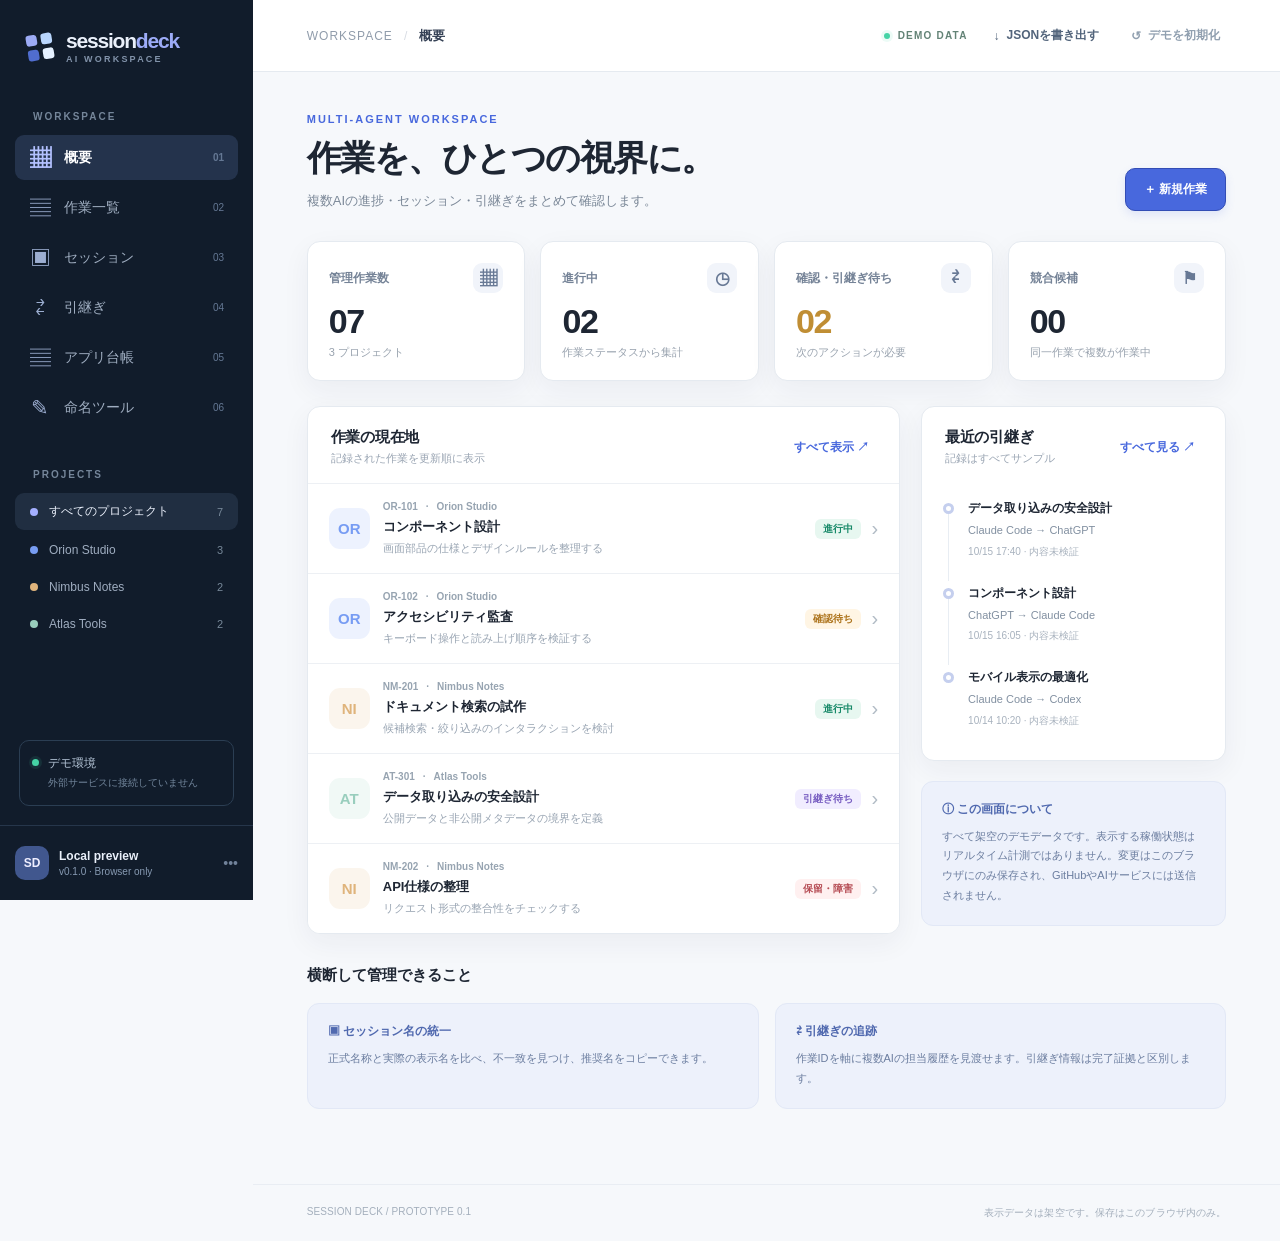
<file: index.html>
<!doctype html>
<html lang="ja">
<head>
  <meta charset="utf-8">
  <meta name="viewport" content="width=device-width, initial-scale=1, viewport-fit=cover">
  <meta name="theme-color" content="#111827">
  <meta name="description" content="Session Deck: AI開発の作業とセッションを横断的に見渡すダッシュボード。">
  <title>Session Deck — AI Work Overview</title>
  <link rel="stylesheet" href="./styles.css">
  <link rel="stylesheet" href="./motion.css">

</head>
<body>
  <div class="app-shell">
    <aside class="sidebar" id="sidebar" aria-label="主ナビゲーション">
      <div class="brand"><span class="brand-mark" aria-hidden="true"><i></i><i></i><i></i><i></i></span><div><strong>session<span>deck</span></strong><small>AI WORKSPACE</small></div></div>
      <div class="sidebar-scroll" role="region" aria-label="サイドバーのメニュー" tabindex="0">
      <div class="sidebar-label">WORKSPACE</div>
      <nav class="nav" id="mainNav">
        <button type="button" class="nav-item selected" data-view="overview"><span class="nav-icon">▦</span> 概要 <span class="nav-key">01</span></button>
        <button type="button" class="nav-item" data-view="works"><span class="nav-icon">▤</span> 作業一覧 <span class="nav-key">02</span></button>
        <button type="button" class="nav-item" data-view="sessions"><span class="nav-icon">▣</span> セッション <span class="nav-key">03</span></button>
        <button type="button" class="nav-item" data-view="handoffs"><span class="nav-icon">⇄</span> 引継ぎ <span class="nav-key">04</span></button>
        <a class="nav-item" href="./portfolio.html" style="text-decoration:none"><span class="nav-icon">▤</span> アプリ台帳 <span class="nav-key">05</span></a>
        <a class="nav-item" href="./naming.html" style="text-decoration:none"><span class="nav-icon">✎</span> 命名ツール <span class="nav-key">06</span></a>
      </nav>
      <div class="sidebar-label second-label">PROJECTS</div>
      <div id="projectNav" class="project-nav"></div>
      </div>
      <div class="sidebar-bottom">
        <div class="privacy-note"><span class="privacy-led"></span><span>デモ環境<br><small>外部サービスに接続していません</small></span></div>
        <div class="identity"><div class="avatar">SD</div><div><strong>Local preview</strong><span>v0.1.0 · Browser only</span></div><span class="identity-dots">•••</span></div>
      </div>
    </aside>
    <div class="main-area">
      <header class="topbar">
        <button type="button" id="menuToggle" class="icon-button mobile-only" aria-label="メニューを開く">☰</button>
        <div class="crumb"><span>WORKSPACE</span><span class="slash">/</span><strong id="crumbName">概要</strong></div>
        <div class="topbar-actions"><span class="topbar-label"><span class="live-dot"></span> DEMO DATA</span><button type="button" id="exportBtn" class="header-action">↓ <span>JSONを書き出す</span></button><button type="button" id="resetBtn" class="header-action subtle">↺ <span>デモを初期化</span></button></div>
      </header>
      <main id="mainContent" tabindex="-1"></main>
      <footer class="app-footer"><span>SESSION DECK / PROTOTYPE 0.1</span><span>表示データは架空です。保存はこのブラウザ内のみ。</span></footer>
    </div>
  </div>
  <div id="drawerBackdrop" class="backdrop" hidden></div>
  <section id="detailDrawer" class="drawer" role="dialog" aria-modal="true" aria-labelledby="drawerTitle" hidden><div id="drawerContent"></div></section>
  <div id="modalBackdrop" class="modal-backdrop" hidden></div>
  <section class="modal" id="formModal" role="dialog" aria-modal="true" aria-labelledby="modalTitle" hidden><div id="modalContent"></div></section>
  <div id="toast" role="status" aria-live="polite" class="toast" hidden></div>
<script defer src="./app.js"></script>
<script defer src="./motion.js"></script>
</body>
</html>
</file>
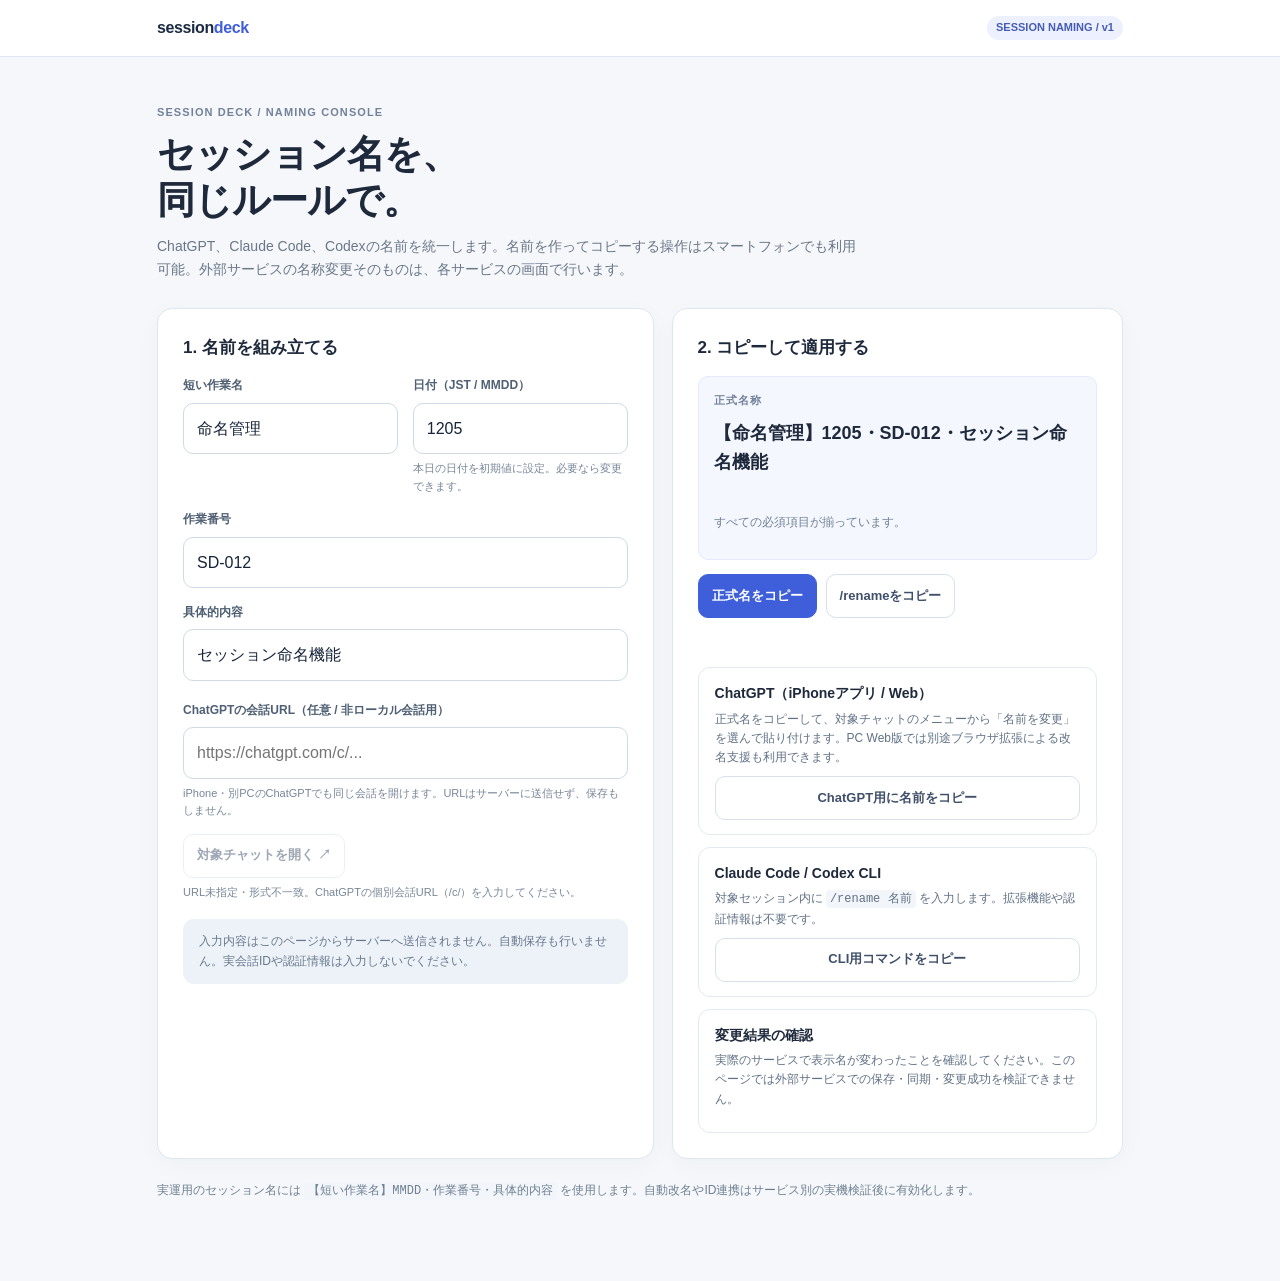
<file: naming.html>
<!doctype html>
<html lang="ja">
<head>
<meta charset="utf-8">
<meta name="viewport" content="width=device-width, initial-scale=1, viewport-fit=cover">
<meta name="color-scheme" content="light">
<title>命名コンソール | Session Deck</title>
<meta name="description" content="ChatGPT・Claude Code・Codexのセッション名を一つの規則で生成し、コピーする。">
<style>
:root{font-family:-apple-system,BlinkMacSystemFont,"Hiragino Kaku Gothic ProN","Hiragino Sans",Meiryo,sans-serif;color:#1e293b;background:#f5f7fa;--blue:#3f5ed9;--line:#dfe6f0}
*{box-sizing:border-box}body{margin:0;line-height:1.6}button,input,select{font:inherit}button{cursor:pointer}a{color:var(--blue)}header{border-bottom:1px solid var(--line);background:#fff}
.head{margin:auto;max-width:1010px;display:flex;justify-content:space-between;align-items:center;gap:12px;padding:15px 22px}
.brand{text-decoration:none;color:#1b2b43;font-weight:800;letter-spacing:-.4px}.brand span{color:var(--blue)}.tag{font-size:11px;background:#edf1ff;color:#465cb4;border-radius:999px;padding:3px 9px;font-weight:800}
main{width:min(1010px,100%);margin:0 auto;padding:36px 22px 70px}
h1{font-size:clamp(27px,5vw,38px);line-height:1.2;margin:0 0 12px;letter-spacing:-1px}h2{font-size:17px;margin:0 0 15px}
.lead{color:#6a7788;font-size:14px;max-width:710px;margin:0 0 28px}
.layout{display:grid;grid-template-columns:minmax(0,1.1fr) minmax(0,1fr);gap:18px}
.panel{background:#fff;border:1px solid var(--line);border-radius:15px;padding:25px;box-shadow:0 6px 24px #28334808}
.form-grid{display:grid;grid-template-columns:1fr 1fr;gap:15px}.full{grid-column:1/-1}
label{display:block;color:#4f6074;font-size:12px;font-weight:750;margin:0 0 7px}
input,select{display:block;width:100%;border:1px solid #cfdae7;background:#fff;color:#16243a;border-radius:10px;padding:12px 13px;min-height:45px;outline-offset:2px}
input:focus-visible,select:focus-visible,button:focus-visible,a:focus-visible{outline:3px solid #a6b4ff;outline-offset:2px}
.help{font-size:11px;color:#778698;margin:6px 0 0}.preview-label{font-size:11px;color:#71829a;font-weight:800;letter-spacing:1.1px}
.preview{margin:9px 0 14px;overflow-wrap:anywhere;font-size:18px;font-weight:800;min-height:80px;line-height:1.6}
.output{padding:15px;background:#f5f7ff;border:1px solid #e3e9ff;border-radius:10px}
.actions{display:flex;gap:9px;flex-wrap:wrap;margin-top:14px}
.button{border:1px solid #d9e0eb;background:#fff;color:#40506a;border-radius:10px;padding:10px 13px;min-height:44px;font-size:13px;font-weight:750}
.button.primary{background:var(--blue);color:#fff;border-color:var(--blue)}
.button:disabled{opacity:.5;cursor:not-allowed}.button:active:not(:disabled){transform:scale(.985)}
.status{font-size:12px;min-height:25px;color:#376a51;margin:12px 0 0}
.status.error{color:#ad464d}.muted{font-size:12px;color:#6f8092}
.platform{border:1px solid #e4eaf2;border-radius:12px;padding:14px 16px;margin-top:12px}
.platform strong{display:block;font-size:14px;margin-bottom:5px}.platform p{margin:0 0 9px;font-size:12px;color:#607185}
.platform .button{width:100%}
.notice{margin-top:18px;color:#68788c;background:#edf2f9;padding:13px 16px;border-radius:11px;font-size:12px}
code{background:#f2f5fa;padding:2px 4px;border-radius:4px;word-break:break-word}
@media(max-width:730px){main{padding:27px 15px 40px}.layout{grid-template-columns:1fr}.panel{padding:20px}.head{padding:12px 15px}.form-grid{grid-template-columns:1fr}.full{grid-column:auto}.preview{font-size:17px}}
@media(prefers-reduced-motion:reduce){*,*::before,*::after{transition:none!important;animation:none!important}}
</style>
</head>
<body>
<header><div class="head"><a class="brand" href="./index.html">session<span>deck</span></a><span class="tag">SESSION NAMING / v1</span></div></header>
<main>
<p class="preview-label">SESSION DECK / NAMING CONSOLE</p>
<h1>セッション名を、<br>同じルールで。</h1>
<p class="lead">ChatGPT、Claude Code、Codexの名前を統一します。名前を作ってコピーする操作はスマートフォンでも利用可能。外部サービスの名称変更そのものは、各サービスの画面で行います。</p>
<div class="layout">
<section class="panel" aria-labelledby="formHeading">
<h2 id="formHeading">1. 名前を組み立てる</h2>
<form id="namingForm" novalidate>
<div class="form-grid">
<div><label for="group">短い作業名</label><input id="group" name="group" maxlength="20" placeholder="例：命名管理" value="命名管理" autocomplete="off" required></div>
<div><label for="date">日付（JST / MMDD）</label><input id="date" name="date" inputmode="numeric" maxlength="4" pattern="[0-9]{4}" placeholder="1017" required><p class="help">本日の日付を初期値に設定。必要なら変更できます。</p></div>
<div class="full"><label for="workId">作業番号</label><input id="workId" name="workId" maxlength="30" value="SD-012" placeholder="例：SD-012" autocomplete="off" required></div>
<div class="full"><label for="detail">具体的内容</label><input id="detail" name="detail" maxlength="70" value="セッション命名機能" placeholder="例：セッション命名機能" autocomplete="off" required></div>
</div>
</form>
<div style="margin-top:20px">
<label for="chatUrl">ChatGPTの会話URL（任意 / 非ローカル会話用）</label>
<input type="url" id="chatUrl" name="chatUrl" placeholder="https://chatgpt.com/c/..." autocomplete="off" spellcheck="false">
<p class="help">iPhone・別PCのChatGPTでも同じ会話を開けます。URLはサーバーに送信せず、保存もしません。</p>
<div class="actions"><button type="button" class="button" id="openChat" disabled>対象チャットを開く ↗</button></div>
<p id="urlStatus" class="help" role="status" aria-live="polite">会話URLを入力すると「対象チャットを開く」が利用できます。</p>
</div>
<div class="notice">入力内容はこのページからサーバーへ送信されません。自動保存も行いません。実会話IDや認証情報は入力しないでください。</div>
</section>
<section class="panel" aria-labelledby="outputHeading">
<h2 id="outputHeading">2. コピーして適用する</h2>
<div class="output"><div class="preview-label">正式名称</div><div id="preview" class="preview" aria-live="polite"></div><p id="validation" class="muted"></p></div>
<div class="actions"><button type="button" id="copyTitle" class="button primary">正式名をコピー</button><button type="button" id="copyCommand" class="button">/renameをコピー</button></div>
<p id="copyStatus" class="status" role="status" aria-live="polite"></p>
<div class="platform"><strong>ChatGPT（iPhoneアプリ / Web）</strong><p>正式名をコピーして、対象チャットのメニューから「名前を変更」を選んで貼り付けます。PC Web版では別途ブラウザ拡張による改名支援も利用できます。</p><button class="button" type="button" data-copy="title">ChatGPT用に名前をコピー</button></div>
<div class="platform"><strong>Claude Code / Codex CLI</strong><p>対象セッション内に <code>/rename 名前</code> を入力します。拡張機能や認証情報は不要です。</p><button class="button" type="button" data-copy="command">CLI用コマンドをコピー</button></div>
<div class="platform"><strong>変更結果の確認</strong><p>実際のサービスで表示名が変わったことを確認してください。このページでは外部サービスでの保存・同期・変更成功を検証できません。</p></div>
</section>
</div>
<p class="muted" style="margin-top:22px">実運用のセッション名には <code>【短い作業名】MMDD・作業番号・具体的内容</code> を使用します。自動改名やID連携はサービス別の実機検証後に有効化します。</p>
</main>
<script>
/* NAMING_CORE_START */
/* Shared by the extension and the generated inline copy in naming.html. */
(() => {
  'use strict';
  const normalize=value=>String(value??'').trim();
  function dateValid(value){
    if(!/^\d{4}$/.test(value))return false;
    const month=Number(value.slice(0,2)),day=Number(value.slice(2));
    return month>=1&&month<=12&&day>=1&&day<=new Date(2024,month,0).getDate();
  }
  function today(now=new Date()){
    const parts=new Intl.DateTimeFormat('en-US',{timeZone:'Asia/Tokyo',month:'2-digit',day:'2-digit'}).formatToParts(now);
    return parts.find(p=>p.type==='month').value+parts.find(p=>p.type==='day').value;
  }
  function generate({group,date,workId,detail}={}){
    [group,date,workId,detail]=[group,date,workId,detail].map(normalize);
    if(!group||group.length>20||/[【】・\r\n\t]/u.test(group)||!dateValid(date)||
      !workId||workId.length>30||/[\s・【】]/u.test(workId)||
      detail.length<2||detail.length>70||/[\r\n\t]/u.test(detail))return '';
    return `【${group}】${date}・${workId}・${detail}`;
  }
  function parse(title){
    const match=String(title??'').match(/^【([^【】・\r\n]{1,20})】(\d{4})・([^・\s【】]{1,30})・([^\r\n]{2,70})$/u);
    if(!match)return null;
    const fields={group:match[1],date:match[2],workId:match[3],detail:match[4]};
    return generate(fields)===title?fields:null;
  }
  globalThis.SessionDeckNaming=Object.freeze({generate,parse,today,dateValid});
})();
/* NAMING_CORE_END */
(() => {
  'use strict';
  const el = id => document.getElementById(id);
  const fields=['group','date','workId','detail'];
  el('date').value=SessionDeckNaming.today();
  let title='';
  function update(){
    title=SessionDeckNaming.generate(Object.fromEntries(fields.map(id=>[id,el(id).value])));
    const valid=Boolean(title);
    el('preview').textContent=title||'入力を確認してください';
    el('validation').textContent=valid?'すべての必須項目が揃っています。':'作業名・番号・内容・日付の形式を確認してください。';
    el('copyTitle').disabled=el('copyCommand').disabled=!valid;
    document.querySelectorAll('[data-copy]').forEach(button=>button.disabled=!valid);
    el('copyStatus').textContent='';
  }
  async function copy(value){
    if(!title)return;
    const t=value==='command'?'/rename '+title:title;
    try{
      if(!navigator.clipboard?.writeText)throw Error('Clipboard API unavailable');
      await navigator.clipboard.writeText(t);
      el('copyStatus').textContent=value==='command'?'コマンドをコピーしました。':'正式名称をコピーしました。';
      el('copyStatus').classList.remove('error');
    }catch(_error){
      el('copyStatus').textContent='自動コピーできませんでした。表示された文字列を手動でコピーしてください。';
      el('copyStatus').classList.add('error');
      window.prompt('この文字列をコピーしてください',t);
    }
  }
  function canonicalChatURL(){
    const input=el('chatUrl').value.trim();
    if(!input)return null;
    try{
      const url=new URL(input);
      if(url.protocol!=='https:'||url.hostname!=='chatgpt.com'||url.username||url.password)return null;
      // Strip query and fragment. Reject public sharing links and unrelated destinations.
      if(!/^\/(?:g\/g-[a-z0-9-]+\/)?c\/[a-z0-9-]{8,}\/?$/i.test(url.pathname))return null;
      return 'https://chatgpt.com'+url.pathname;
    }catch{return null;}
  }
  function updateChatURL(){
    const url=canonicalChatURL();
    el('openChat').disabled=!url;
    el('urlStatus').textContent=url?'対象URLを確認しました。本人がログインしているChatGPTで開きます。':'URL未指定・形式不一致。ChatGPTの個別会話URL（/c/）を入力してください。';
  }
  el('chatUrl').addEventListener('input',updateChatURL);
  el('openChat').addEventListener('click',()=>{
    const url=canonicalChatURL();
    if(!url)return;
    window.open(url,'_blank','noopener,noreferrer');
  });
  updateChatURL();
  fields.forEach(id=>el(id).addEventListener('input',update));
  el('copyTitle').addEventListener('click',()=>copy('title'));
  el('copyCommand').addEventListener('click',()=>copy('command'));
  document.querySelectorAll('[data-copy]').forEach(b=>b.addEventListener('click',()=>copy(b.dataset.copy)));
  update();
})();
</script>
</body>
</html>
</file>
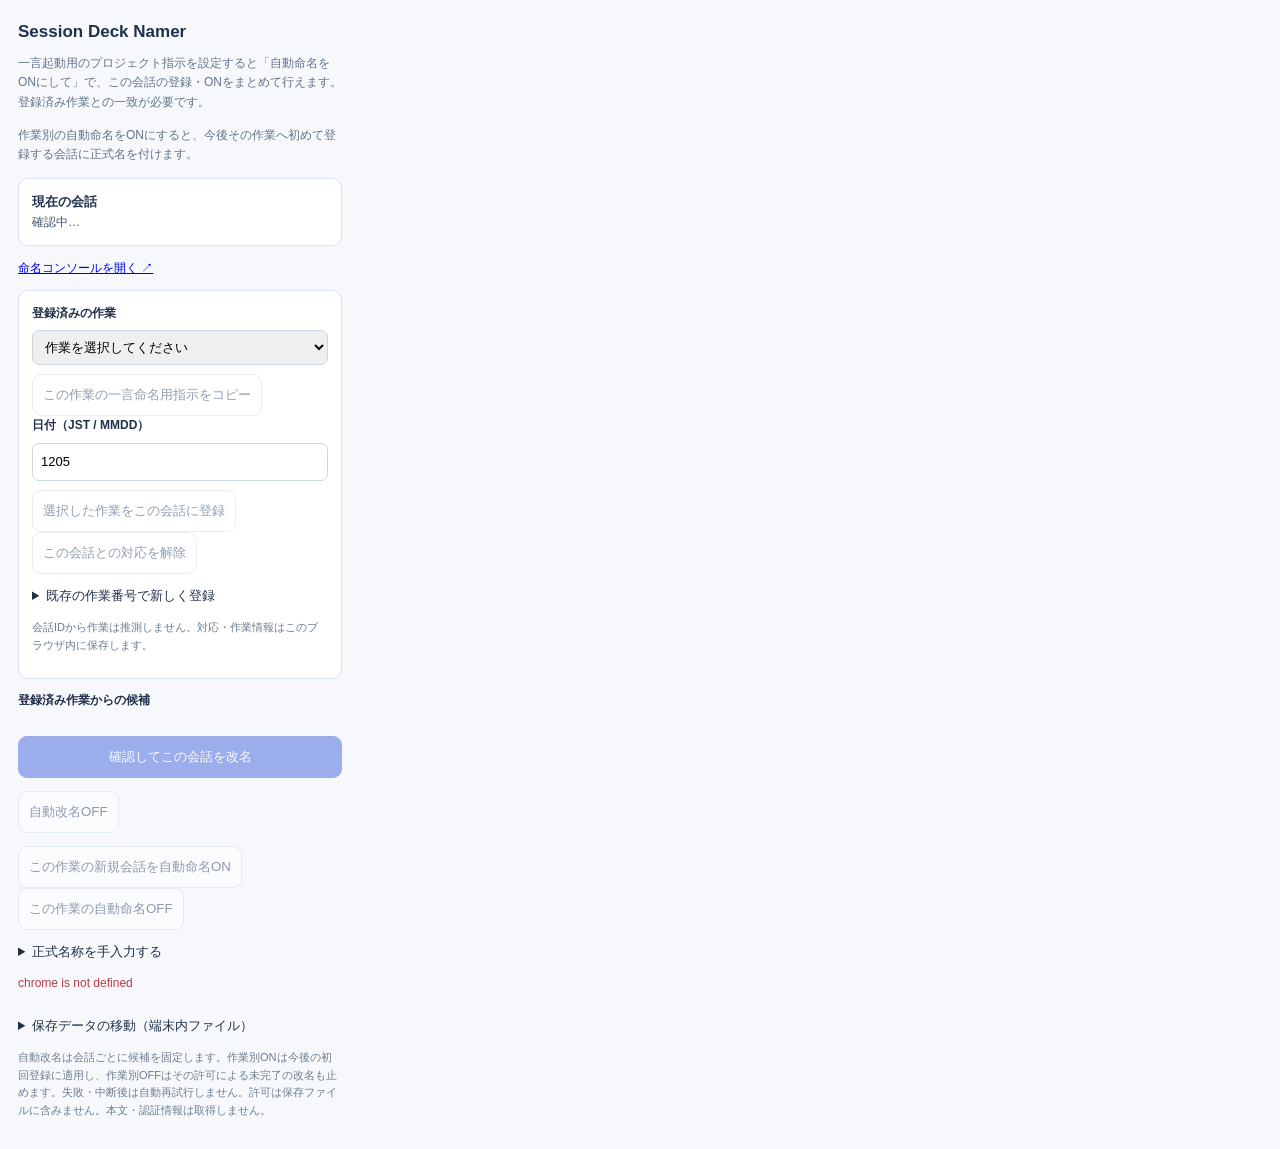
<file: extensions/chatgpt-namer/popup.html>
<!doctype html>
<html lang="ja">
<head><meta charset="utf-8"><meta name="viewport" content="width=device-width, initial-scale=1">
<style>
body{width:360px;max-width:100%;box-sizing:border-box;padding:18px;margin:0;font:13px/1.6 -apple-system,BlinkMacSystemFont,"Hiragino Sans",Meiryo,sans-serif;color:#20314a;background:#f6f8fb}
h1{font-size:17px;margin:0 0 9px}.tip{color:#63748b;font-size:12px;margin:0 0 14px}
.card{background:white;border:1px solid #dce5ee;padding:13px;border-radius:10px;margin-bottom:12px}
#session{overflow-wrap:anywhere;white-space:pre-wrap;font-size:12px;color:#45556c}
label{display:block;font-weight:700;font-size:12px;margin:0 0 7px}
textarea{width:100%;min-height:75px;resize:vertical;box-sizing:border-box;border:1px solid #ccd7e4;border-radius:9px;padding:10px;font:13px/1.5 inherit;color:inherit;background:white}
input,select{width:100%;box-sizing:border-box;padding:8px;margin-bottom:9px;border:1px solid #ccd7e4;border-radius:7px;font:inherit}details{margin:12px 0}summary{cursor:pointer}
button{border:1px solid #d4dfed;background:white;color:#284064;padding:10px;border-radius:9px;cursor:pointer;font:600 12px inherit;min-height:42px}
button.primary{background:#4464dd;border-color:#4464dd;color:#fff;width:100%;margin-top:12px}
button:disabled{opacity:.5;cursor:not-allowed}
button:focus-visible,textarea:focus-visible{outline:2px solid #8aa2ff;outline-offset:2px}
.note{font-size:11px;color:#6c7d90}#result{white-space:pre-wrap;overflow-wrap:anywhere;font-size:12px;color:#295c4d;min-height:30px}
.link{display:inline-block;margin-bottom:12px;font-size:12px}
</style></head>
<body>
<h1>Session Deck Namer</h1>
<p class="tip">一言起動用のプロジェクト指示を設定すると「自動命名をONにして」で、この会話の登録・ONをまとめて行えます。登録済み作業との一致が必要です。</p>
<p class="tip">作業別の自動命名をONにすると、今後その作業へ初めて登録する会話に正式名を付けます。</p>
<div class="card"><strong>現在の会話</strong><div id="session">確認中…</div></div>
<a class="link" href="https://moyashimisosoup.github.io/session-deck/naming.html" target="_blank" rel="noopener noreferrer">命名コンソールを開く ↗</a>
<div class="card">
<label for="work">登録済みの作業</label><select id="work"><option value="">作業を選択してください</option></select>
<button id="copyNamingInstructions" disabled>この作業の一言命名用指示をコピー</button>
<label for="date">日付（JST / MMDD）</label><input id="date" maxlength="4" inputmode="numeric">
<button id="bind" disabled>選択した作業をこの会話に登録</button>
<button id="unbind" disabled>この会話との対応を解除</button>
<details><summary>既存の作業番号で新しく登録</summary>
<label for="workId">作業番号（台帳の既存ID）</label><input id="workId" maxlength="30" placeholder="既存の作業番号を入力">
<label for="group">短い作業名</label><input id="group" maxlength="20">
<label for="detail">具体的内容</label><input id="detail" maxlength="70">
<button id="register" disabled>作業を登録してこの会話に対応付ける</button></details>
<p class="note">会話IDから作業は推測しません。対応・作業情報はこのブラウザ内に保存します。</p>
</div>
<label for="candidate">登録済み作業からの候補</label><p id="candidate"></p>
<p id="protection" role="status"></p>
<button id="confirm" class="primary" disabled>確認してこの会話を改名</button>
<p id="autoStatus" role="status"></p><button id="autoStop" disabled>自動改名OFF</button>
<p id="workAutoStatus" role="status"></p><button id="workAutoOn" disabled>この作業の新規会話を自動命名ON</button><button id="workAutoOff" disabled>この作業の自動命名OFF</button>
<details><summary>正式名称を手入力する</summary>
<label for="desired">正式名称</label>
<textarea id="desired" spellcheck="false" placeholder="【作業名】1017・SD-012・具体的内容"></textarea>
<button id="rename" class="primary" disabled>この会話の名前を変更</button>
</details>
<p id="result" role="status" aria-live="polite"></p>
<details><summary>保存データの移動（端末内ファイル）</summary>
<p class="note">実会話のID・名前を含みます。公開GitHubへアップロードしないでください。読み込み先と競合するデータは上書きしません。</p>
<button id="export">保存データをファイルに保存</button>
<label for="import">保存データを読み込む</label><input id="import" type="file" accept="application/json,.json">
<p id="backupResult" role="status"></p></details>
<p class="note">自動改名は会話ごとに候補を固定します。作業別ONは今後の初回登録に適用し、作業別OFFはその許可による未完了の改名も止めます。失敗・中断後は自動再試行しません。許可は保存ファイルに含みません。本文・認証情報は取得しません。</p>
<script src="naming-core.js"></script><script src="command.js"></script><script src="backup.js"></script><script src="popup.js"></script>
</body></html>
</file>
<file: styles.css>
:root{--ink:#1e2633;--slate:#637083;--sub:#93a0ae;--line:#e5eaf0;--bg:#f6f8fb;--white:#fff;--dark:#111c2b;--dark2:#192738;--blue:#4868dd;--bluep:#eef1ff;--green:#178968;--greenp:#e7f7f0;--orange:#ad741d;--orangep:#fff5e4;--red:#b64d55;--redp:#fff0f0;--shadow:0 9px 28px rgba(29,43,74,.055);font-family:Inter,-apple-system,BlinkMacSystemFont,"Hiragino Kaku Gothic ProN","Hiragino Sans",Meiryo,sans-serif;color:var(--ink)}*{box-sizing:border-box}body{margin:0;background:var(--bg);font-size:14px}button,input,select,textarea{font:inherit}button{cursor:pointer}button:disabled{opacity:.5;cursor:not-allowed}button:focus-visible,input:focus-visible,select:focus-visible,textarea:focus-visible{outline:3px solid #91a5f7;outline-offset:2px}button:not(.icon-button){transition:background .16s,border-color .16s,transform .16s}button:hover:not(:disabled){filter:brightness(.985)}[hidden]{display:none!important}.app-shell{min-height:100vh;display:flex}.sidebar{flex:0 0 253px;background:var(--dark);color:#eaf0fa;min-height:100vh;display:flex;flex-direction:column;padding:29px 15px 0;position:sticky;top:0;height:100vh}.brand{display:flex;align-items:center;gap:13px;padding:0 12px 47px}.brand-mark{display:grid;grid-template-columns:repeat(2,11px);gap:4px;transform:rotate(-9deg)}.brand-mark i{width:11px;height:11px;border-radius:3px;background:#9cabf5}.brand-mark i:nth-child(2){background:#b9d6fd}.brand-mark i:nth-child(3){background:#506dcf}.brand-mark i:nth-child(4){background:#e5f1ff}.brand strong{display:block;font-size:21px;letter-spacing:-1.2px;font-weight:800}.brand strong span{color:#9dacf8}.brand small{display:block;color:#8293aa;font-size:9px;letter-spacing:2.2px;font-weight:700;margin-top:1px}.sidebar-label{color:#75869a;font-size:10px;letter-spacing:2px;font-weight:800;padding:0 18px 13px}.second-label{margin-top:39px}.nav{display:grid;gap:5px}.nav-item,.project-button{display:flex;align-items:center;width:100%;border:0;color:#9fadc0;background:none;text-align:left;padding:12px 14px;border-radius:9px;gap:13px}.nav-item:hover,.project-button:hover{background:var(--dark2);color:#e6effd}.nav-item.selected{background:#24334c;color:#fff;font-weight:700}.nav-icon{font-size:21px;width:22px;text-align:center;color:#9caed1;line-height:1}.nav-item.selected .nav-icon{color:#b3c1ff}.nav-key{font-size:10px;margin-left:auto;color:#657894}.project-nav{display:grid;gap:3px}.project-button{font-size:12px;gap:11px;padding:10px 15px}.project-button.active{color:#eaf0fb;background:#202e41}.project-dot{width:8px;height:8px;border-radius:100%;flex:none}.project-total{margin-left:auto;font-size:11px;color:#789}.sidebar-bottom{margin-top:auto}.privacy-note{border:1px solid #2b3e53;border-radius:10px;margin:0 4px 19px;padding:13px 12px;color:#b4c4d6;display:flex;align-items:flex-start;gap:9px;font-size:12px;line-height:1.6}.privacy-note small{font-size:10px;color:#72869c}.privacy-led,.live-dot{width:7px;height:7px;display:inline-block;border-radius:100%;background:#45d3a5;box-shadow:0 0 0 3px #45d3a51a;margin-top:5px;flex:none}.identity{border-top:1px solid #26364b;margin:0 -15px;padding:20px 15px;display:flex;align-items:center;gap:10px}.avatar{width:34px;height:34px;background:#41578e;border-radius:10px;display:grid;place-items:center;font-size:12px;font-weight:800;color:#eef}.identity strong,.identity span:not(.identity-dots){display:block}.identity strong{font-size:12px}.identity span:not(.identity-dots){font-size:10px;color:#879ab2;margin-top:3px}.identity-dots{margin-left:auto;color:#71829a}.main-area{flex:1;min-width:0;display:flex;flex-direction:column}.topbar{height:72px;padding:0 clamp(18px,4.2vw,70px);background:var(--white);border-bottom:1px solid var(--line);display:flex;align-items:center;justify-content:space-between;gap:16px}.crumb{font-size:12px;color:#909cab;letter-spacing:1px;display:flex;align-items:center;gap:11px}.crumb strong{color:#354155;letter-spacing:0;font-size:13px}.slash{color:#d7dce3}.topbar-actions{display:flex;align-items:center;gap:20px}.topbar-label{font-size:10px;font-weight:800;letter-spacing:1.2px;color:#638376;display:flex;align-items:center;gap:8px;white-space:nowrap}.topbar-label .live-dot{margin:0;width:6px;height:6px}.header-action{background:none;border:0;color:#52647b;display:flex;align-items:center;gap:7px;font-weight:650;font-size:12px;white-space:nowrap}.header-action.subtle{color:#91a0b0}main{width:min(1500px,100%);margin:0 auto;padding:41px clamp(18px,4.2vw,70px) 75px;flex:1}.eyebrow{font-weight:800;font-size:11px;letter-spacing:2px;color:var(--blue);text-transform:uppercase;margin-bottom:10px}.page-heading{display:flex;align-items:flex-end;justify-content:space-between;gap:16px;margin-bottom:30px}.page-heading h1{font-size:clamp(25px,3.1vw,35px);font-weight:800;letter-spacing:-1.5px;margin:0 0 8px}.page-heading p{color:#7a8797;margin:0;font-size:13px;line-height:1.65}.primary-button{color:#fff;border:1px solid #334db5;background:var(--blue);border-radius:10px;padding:12px 18px;font-weight:750;font-size:12px;display:inline-flex;align-items:center;justify-content:center;gap:9px;white-space:nowrap;box-shadow:0 4px 10px #4868dd21}.primary-button:hover{background:#3e5fd5}.secondary-button{border:1px solid #dde4eb;background:#fff;color:#47596c;border-radius:9px;padding:10px 13px;font-size:12px;font-weight:700;display:inline-flex;align-items:center;gap:7px}.quiet-button{border:0;background:transparent;color:var(--blue);font-size:12px;font-weight:750;padding:7px}.metrics{display:grid;grid-template-columns:repeat(4,minmax(0,1fr));gap:15px;margin-bottom:25px}.metric{background:var(--white);border:1px solid var(--line);border-radius:13px;padding:21px 21px 20px;box-shadow:var(--shadow);min-width:0}.metric-head{display:flex;align-items:center;justify-content:space-between;color:#758397;font-size:12px;font-weight:650}.metric-icon{height:30px;width:30px;border-radius:9px;background:#f1f4fa;display:grid;place-items:center;font-size:17px;color:#687995}.metric-number{font-size:34px;font-weight:800;letter-spacing:-1.4px;margin:9px 0 4px;font-variant-numeric:tabular-nums}.metric-sub{font-size:11px;color:#98a2ae}.metric.warn .metric-number{color:#c08e34}.metric.danger .metric-number{color:#be6770}.content-grid{display:grid;grid-template-columns:minmax(0,1.75fr) minmax(245px,.9fr);gap:21px;align-items:start}.panel{border:1px solid var(--line);border-radius:13px;background:#fff;box-shadow:var(--shadow);overflow:hidden}.panel-head{padding:21px 23px 17px;display:flex;align-items:center;justify-content:space-between;gap:12px}.panel h2{font-size:15px;letter-spacing:-.3px;margin:0}.panel-heading-sub{font-size:11px;color:#9aa5b3;margin-top:4px}.panel-head .quiet-button{white-space:nowrap}.card-list{border-top:1px solid #edf0f4}.work-row{display:flex;align-items:center;gap:13px;padding:17px 21px;border:0;border-bottom:1px solid #edf0f4;width:100%;text-align:left;background:#fff;color:inherit}.work-row:last-child{border-bottom:0}.work-row:hover{background:#fafbfe}.work-icon{width:41px;height:41px;flex:none;border-radius:11px;display:grid;place-items:center;font-size:15px;font-weight:800}.work-content{flex:1;min-width:0}.work-meta{display:flex;align-items:center;gap:8px;font-size:10px;color:#97a4b1;margin-bottom:6px;font-weight:750}.work-title{font-size:13px;font-weight:750;overflow:hidden;text-overflow:ellipsis;white-space:nowrap}.work-sub{font-size:11px;color:#98a4b2;margin-top:5px;white-space:nowrap;overflow:hidden;text-overflow:ellipsis}.work-right{display:flex;align-items:center;gap:10px}.arrow{color:#b1bbc5;font-size:20px}.pill{padding:5px 8px;border-radius:6px;display:inline-flex;align-items:center;gap:5px;font-size:10px;line-height:1;font-weight:780;white-space:nowrap}.pill.active{background:var(--greenp);color:var(--green)}.pill.review{background:var(--orangep);color:var(--orange)}.pill.blocked{background:var(--redp);color:var(--red)}.pill.planned{background:#eef1f7;color:#7a8797}.pill.completed{background:var(--bluep);color:#657cbe}.pill.handoff{background:#f1edff;color:#795fc2}.pill.unknown{background:#f3f4f6;color:#77818e}.meta-line{display:flex;align-items:center;gap:7px;flex-wrap:wrap}.provider{display:inline-flex;align-items:center;gap:7px;font-size:10px;font-weight:750;color:#65768b}.provider-mark{border-radius:6px;display:grid;place-items:center;width:22px;height:22px;line-height:1;font-size:10px;color:#fff;font-weight:800}.provider-mark.chatgpt{background:#137f73}.provider-mark.claude_code{background:#ca7851}.provider-mark.codex{background:#536bbc}.provider-mark.other{background:#7a8290}.aside-stack{display:grid;gap:20px}.mini-timeline{padding:4px 21px 19px}.timeline-item{display:grid;grid-template-columns:12px minmax(0,1fr);gap:13px;padding:13px 0;position:relative}.timeline-item:not(:last-child):before{content:'';position:absolute;left:5px;top:27px;bottom:-9px;width:1px;background:#e8edf3}.timeline-point{height:11px;width:11px;border:3px solid #c5cfee;border-radius:50%;background:#fff;margin-top:3px}.timeline-title{font-size:12px;font-weight:750;line-height:1.4}.timeline-detail{color:#8290a1;font-size:11px;line-height:1.6;margin-top:5px}.timeline-time{color:#a8b2be;font-size:10px;margin-top:5px}.info-panel{background:#edf1fb;border:1px solid #e2e8f6;padding:19px 20px;border-radius:12px}.info-title{color:#5069af;font-weight:800;font-size:12px;display:flex;align-items:center;gap:8px}.info-panel p{font-size:11px;line-height:1.8;color:#6b7d9f;margin:9px 0 0}.section-title{margin:32px 0 18px;display:flex;align-items:center;justify-content:space-between;gap:10px}.section-title h2{font-size:15px;margin:0}.filterbar{display:flex;align-items:center;gap:9px;flex-wrap:wrap;background:white;border:1px solid var(--line);padding:13px 15px;border-radius:12px;margin-bottom:17px}.search-field{position:relative;flex:1;min-width:180px}.search-field input{width:100%;border:1px solid #e0e7ee;padding:11px 12px 11px 35px;border-radius:9px;background:#fafcff;color:#324056;outline:none;font-size:12px}.search-field:before{content:'⌕';position:absolute;left:12px;top:7px;color:#95a5b6;font-size:21px}.filterbar select{border:1px solid #e0e7ee;color:#526379;background:white;padding:10px 27px 10px 12px;border-radius:9px;font-size:12px;max-width:180px}.cards-grid{display:grid;grid-template-columns:repeat(2,minmax(0,1fr));gap:16px}.work-card{background:#fff;border:1px solid var(--line);border-radius:13px;padding:20px;text-align:left;color:inherit;box-shadow:var(--shadow);width:100%}.work-card:hover{border-color:#b4c2eb;transform:translateY(-1px)}.card-top{display:flex;align-items:center;justify-content:space-between;gap:9px}.code-label{font-size:11px;color:#7d8da0;font-weight:800}.work-card h3{font-size:16px;letter-spacing:-.3px;margin:19px 0 7px}.work-card p{font-size:12px;line-height:1.65;color:#8391a3;margin:0;min-height:39px}.card-foot{display:flex;align-items:center;justify-content:space-between;border-top:1px solid #eef1f5;margin-top:22px;padding-top:15px;gap:8px}.agent-stack{display:flex;padding-left:5px}.agent-stack .provider-mark{margin-left:-5px;border:2px solid #fff;width:27px;height:27px;border-radius:9px}.foot-note{color:#9aa6b4;font-size:11px;white-space:nowrap}.session-list{display:grid;gap:12px}.session-card{border-radius:12px;background:#fff;border:1px solid var(--line);padding:18px 20px;box-shadow:var(--shadow);width:100%;text-align:left}.session-card:hover{border-color:#b4c2eb}.session-main{display:flex;align-items:center;gap:13px}.session-main h3{margin:0 0 7px;font-size:14px}.session-main p{margin:0;font-size:11px;color:#95a2b2}.session-info{margin-top:15px;padding:11px 12px;background:#f8fafe;border-radius:8px;display:flex;gap:10px;align-items:center;color:#7b8ba0;font-size:11px;line-height:1.4}.session-info strong{color:#506076;font-size:10px}.status-dot{height:7px;width:7px;border-radius:50%;background:#82c7b5;display:inline-block;margin-right:6px}.mismatch{background:#fff9ed;color:#a37b3e}.mismatch strong{color:#a87520}.empty-state{text-align:center;padding:60px 20px;color:#8a98a9;background:#fff;border:1px dashed #dce3ec;border-radius:13px}.empty-state strong{display:block;color:#57667a;font-size:15px;margin-bottom:8px}.empty-icon{font-size:33px;color:#a6b5ce;margin-bottom:14px}.handoff-item{padding:20px 22px;border-bottom:1px solid #edf0f4;display:flex;gap:14px;align-items:flex-start}.handoff-item:last-child{border-bottom:none}.handoff-number{border-radius:8px;background:#eef2ff;color:#667dca;padding:9px 11px;font-size:11px;font-weight:850}.handoff-item h3{font-size:13px;margin:0 0 8px}.handoff-item p{font-size:12px;color:#8694a4;line-height:1.7;margin:0}.handoff-item small{display:block;margin-top:9px;color:#9eaab8}.app-footer{display:flex;justify-content:space-between;gap:16px;color:#a4afbc;font-size:10px;padding:21px clamp(18px,4.2vw,70px);border-top:1px solid #e9edf3;letter-spacing:.1px}.mobile-only{display:none}.icon-button{border:0;background:transparent;color:#495d75;padding:6px 9px;font-size:20px}.backdrop,.modal-backdrop{position:fixed;inset:0;background:rgba(16,27,43,.35);z-index:10}.drawer{position:fixed;right:0;top:0;height:100dvh;width:min(485px,100vw);background:#fff;z-index:11;box-shadow:-12px 0 50px #1e293b22;overflow:auto}.drawer-inner{padding:27px}.drawer-header{display:flex;align-items:center;justify-content:space-between;gap:12px;border-bottom:1px solid #eef0f4;padding-bottom:21px;margin-bottom:25px}.drawer-kicker{font-size:10px;letter-spacing:1.7px;color:#8494aa;font-weight:800}.drawer h2{font-size:23px;letter-spacing:-.7px;margin:12px 0}.drawer-desc{font-size:13px;line-height:1.8;color:#76869a}.drawer-section{border-top:1px solid #edf0f4;margin-top:24px;padding-top:22px}.drawer-section h3{font-size:12px;letter-spacing:.3px;color:#536476;margin:0 0 15px}.key-value{display:grid;grid-template-columns:105px minmax(0,1fr);gap:15px;padding:9px 0;border-bottom:1px solid #f3f4f6;font-size:12px}.key-value span:first-child{color:#95a2b0}.key-value span:last-child{word-break:break-word;font-weight:650}.related-item{display:flex;align-items:center;gap:10px;padding:10px 0;font-size:12px}.related-item span:last-child{margin-left:auto;color:#91a0ae;font-size:11px}.mono{font-family:ui-monospace,Consolas,monospace}.drawer-actions{display:flex;gap:9px;flex-wrap:wrap;margin-top:25px}.muted{font-size:11px;color:#8795a8;line-height:1.8}.modal-backdrop{z-index:20;background:rgba(16,27,43,.48)}.modal{position:fixed;z-index:21;background:#fff;border-radius:17px;box-shadow:0 18px 70px #14203b39;top:50%;left:50%;transform:translate(-50%,-50%);width:min(510px,calc(100vw - 28px));max-height:min(90dvh,760px);overflow-y:auto}.modal-inner{padding:27px}.modal-header{display:flex;align-items:center;justify-content:space-between;margin-bottom:24px}.modal-header h2{font-size:19px;margin:0}.form-label{display:block;font-size:11px;font-weight:800;color:#607187;margin:16px 0 7px}.form-field{display:block;width:100%;padding:12px;background:#fafcff;border:1px solid #dde5ec;border-radius:8px;font-size:13px;color:#2d4055}.form-field:focus{border-color:#8fa2e3}.form-actions{display:flex;justify-content:flex-end;gap:9px;margin-top:25px}.input-note{font-size:10px;color:#93a0af;line-height:1.65;margin-top:5px}.toast{position:fixed;bottom:25px;left:50%;transform:translateX(-50%);padding:12px 17px;background:#1f3047;color:#fff;box-shadow:0 6px 20px #1b293e30;border-radius:9px;z-index:30;font-size:12px;max-width:90vw}.top-grid{margin-top:2px}.edit-field{background:#fff;border:1px solid #dfe7ee;border-radius:8px;padding:10px 12px;width:100%}.divider-line{height:1px;background:#eef2f5;margin:17px 0}.tiny-action{color:#5773cb;background:#f2f4ff;border:0;border-radius:7px;padding:8px 11px;font-size:11px;font-weight:800}.wide-panel{margin-bottom:18px}.work-row:focus-visible,.work-card:focus-visible,.session-card:focus-visible{outline-offset:-3px}@media(max-width:1160px){.sidebar{flex-basis:224px}.content-grid{grid-template-columns:minmax(0,1.4fr) minmax(240px,1fr)}.metrics{gap:10px}.metric{padding:18px}.topbar-actions{gap:10px}}@media(max-width:950px){.sidebar{position:fixed;z-index:14;left:0;top:0;transform:translateX(-100%);transition:transform .2s;box-shadow:12px 0 30px #15233730}.sidebar.open{transform:translateX(0)}.mobile-only{display:inline-block}.topbar{height:62px}.main-area{width:100%}.content-grid{grid-template-columns:1fr}.aside-stack{grid-template-columns:1fr 1fr;gap:13px}.metrics{grid-template-columns:repeat(4,1fr)}}@media(max-width:680px){main{padding-top:27px;padding-bottom:40px}.topbar-label{display:none}.topbar-actions .header-action.subtle{display:none}.topbar-actions .header-action span{display:none}.page-heading{align-items:flex-start}.page-heading h1{font-size:27px}.page-heading p{font-size:11px}.page-heading .primary-button{padding:11px 12px}.metrics{grid-template-columns:repeat(2,minmax(0,1fr));gap:10px}.metric{padding:15px}.metric-number{font-size:29px}.content-grid{gap:13px}.aside-stack{grid-template-columns:1fr}.cards-grid{grid-template-columns:1fr}.filterbar{gap:8px}.search-field{flex-basis:100%}.filterbar select{flex:1;max-width:none;min-width:0}.work-row{padding:15px}.work-right{gap:6px}.work-sub{max-width:220px}.panel-head{padding:18px}.app-footer{flex-direction:column;gap:5px}.drawer-inner{padding:22px}.drawer{width:100vw}.header-action{font-size:18px}}@media(prefers-reduced-motion:reduce){*,*:before,*:after{transition:none!important;animation:none!important}}

/* Sidebar viewport containment: keep the bottom identity/avatar in view at 100% zoom. */
.sidebar{
  min-height:0;
  height:100vh;
  height:100dvh;
  overflow:hidden;
}
.sidebar>.brand{flex:0 0 auto}
.sidebar-scroll{
  flex:1 1 auto;
  min-height:0;
  overflow-x:hidden;
  overflow-y:auto;
  overscroll-behavior-y:contain;
  padding-bottom:12px;
  scrollbar-width:thin;
  scrollbar-color:#475871 transparent;
}
.sidebar-scroll:focus-visible{outline:2px solid #91a5f7;outline-offset:-2px}
.sidebar-bottom{flex:0 0 auto;margin-top:0}
@media(max-height:620px){
  .sidebar>.brand{padding-bottom:20px}
  .sidebar-bottom .privacy-note{margin-bottom:8px;padding-top:10px;padding-bottom:10px}
  .sidebar-bottom .identity{padding-top:12px;padding-bottom:12px}
}
</file>
<file: motion.css>
/* Optional Session Deck motion tokens. */
:root {
  --sd-motion-instant: 80ms;
  --sd-motion-fast: 130ms;
  --sd-motion-normal: 200ms;
  --sd-motion-panel: 260ms;
  --sd-motion-ease: cubic-bezier(.22, 1, .36, 1);
}
@media (hover: hover) and (pointer: fine) {
  .work-card, .session-card { transition: transform var(--sd-motion-fast) var(--sd-motion-ease), border-color var(--sd-motion-fast) ease; }
  .work-card:hover, .session-card:hover { transform: translateY(-2px); }
}
.primary-button, .secondary-button, .header-action, .nav-item, .project-button {
  transition: background-color var(--sd-motion-fast) ease, border-color var(--sd-motion-fast) ease, transform var(--sd-motion-instant) ease;
}
.primary-button:active, .secondary-button:active, .header-action:active, .nav-item:active, .project-button:active {
  transform: scale(.985);
}
@media (prefers-reduced-motion: reduce) {
  .work-card, .session-card, .primary-button, .secondary-button, .header-action, .nav-item, .project-button { transition: none !important; }
  .work-card:hover, .session-card:hover { transform: none; }
}
</file>
